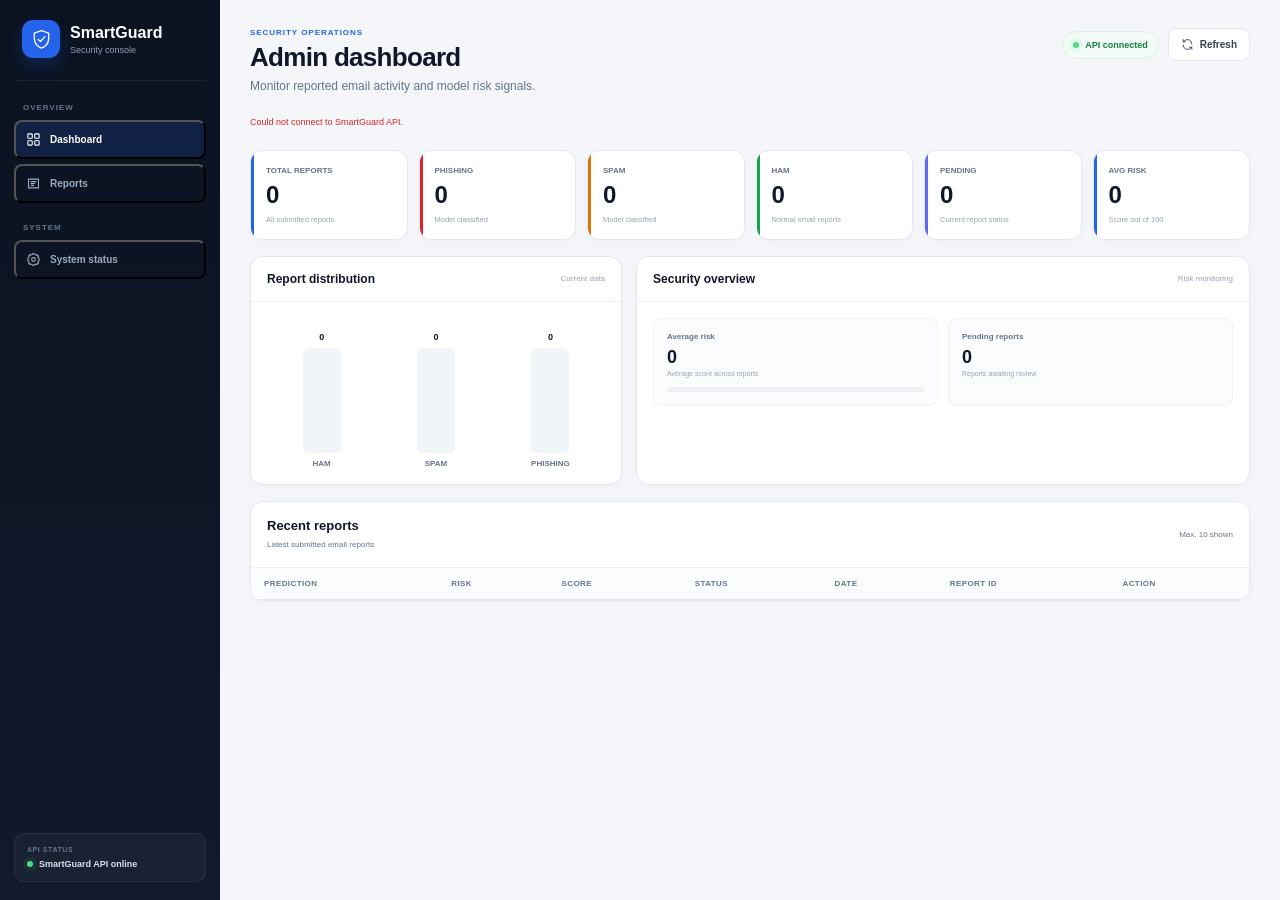
<file: admin/index.html>
<!DOCTYPE html>
<html lang="en">

<head>
    <meta charset="UTF-8">

    <meta
        name="viewport"
        content="width=device-width, initial-scale=1.0"
    >

    <title>SmartGuard Admin</title>

    <style>

        /* =========================================================
           SMARTGUARD ADMIN — UI
        ========================================================= */

        :root {
            --navy: #0b1220;
            --navy-2: #111c2f;

            --blue: #2563eb;
            --blue-dark: #1d4ed8;
            --blue-soft: #eff6ff;

            --green: #16a34a;
            --green-soft: #ecfdf5;

            --orange: #d97706;
            --orange-soft: #fff7ed;

            --red: #dc2626;
            --red-soft: #fef2f2;

            --white: #ffffff;

            --page: #f4f6fa;
            --text: #0f172a;
            --text-2: #334155;
            --muted: #64748b;
            --faint: #94a3b8;

            --line: #e2e8f0;
            --line-soft: #edf2f7;

            --shadow:
                0 8px 28px rgba(15, 23, 42, 0.05);
        }

        * {
            box-sizing: border-box;
        }

        html,
        body {
            margin: 0;
            padding: 0;
        }

        body {
            min-height: 100vh;

            font-family:
                Inter,
                "Segoe UI",
                Arial,
                sans-serif;

            background: var(--page);
            color: var(--text);
        }

        [hidden] {
            display: none !important;
        }

        button {
            font: inherit;
        }

        button {
            cursor: pointer;
        }

        /* =========================================================
           APP
        ========================================================= */

        .app {
            min-height: 100vh;

            display: grid;

            grid-template-columns: 220px 1fr;
        }

        /* =========================================================
           SIDEBAR
        ========================================================= */

        .sidebar {
            position: sticky;
            top: 0;

            height: 100vh;

            padding: 20px 14px;

            background:
                linear-gradient(
                    180deg,
                    var(--navy) 0%,
                    #101a2b 100%
                );

            color: white;
        }

        .sidebar-brand {
            display: flex;
            align-items: center;

            gap: 10px;

            padding:
                0 8px 22px;

            border-bottom:
                1px solid
                rgba(255,255,255,0.07);
        }

        .logo {
            width: 38px;
            height: 38px;

            display: flex;
            align-items: center;
            justify-content: center;

            flex: none;

            border-radius: 11px;

            background: var(--blue);

            box-shadow:
                0 7px 18px
                rgba(37,99,235,0.25);
        }

        .logo svg {
            width: 23px;
            height: 23px;

            fill: none;
            stroke: white;

            stroke-width: 1.8;

            stroke-linecap: round;
            stroke-linejoin: round;
        }

        .sidebar-brand h1 {
            margin: 0;

            font-size: 16px;
            font-weight: 800;
        }

        .sidebar-brand p {
            margin: 3px 0 0;

            color: #8e9db4;

            font-size: 9px;
        }

        .nav {
            padding-top: 22px;
        }

        .nav-label {
            margin:
                0 9px 8px;

            color: #64748b;

            font-size: 8px;
            font-weight: 800;

            letter-spacing: 0.12em;
        }

        .nav-item {
            display: flex;
            align-items: center;

            gap: 9px;

            width: 100%;

            padding:
                10px 10px;

            margin-bottom: 5px;

            border-radius: 8px;

            color: #9cabc0;

            background: transparent;

            font-size: 10px;
            font-weight: 650;

            text-align: left;

            transition:
                background 160ms ease,
                color 160ms ease,
                transform 160ms ease;
        }

        .nav-item svg {
            width: 15px;
            height: 15px;

            fill: none;
            stroke: currentColor;

            stroke-width: 1.7;

            stroke-linecap: round;
            stroke-linejoin: round;
        }

        .nav-item.active {
            background:
                rgba(37,99,235,0.17);

            color: white;
        }

        .nav-item:hover {
            color: white;

            background:
                rgba(255,255,255,0.05);

            transform:
                translateX(1px);
        }

        .sidebar-footer {
            position: absolute;

            left: 14px;
            right: 14px;
            bottom: 18px;

            padding: 12px;

            border:
                1px solid
                rgba(255,255,255,0.07);

            border-radius: 10px;

            background:
                rgba(255,255,255,0.035);
        }

        .sidebar-footer-label {
            color: #64748b;

            font-size: 7px;
            font-weight: 800;

            letter-spacing: 0.08em;
        }

        .sidebar-footer-status {
            display: flex;
            align-items: center;

            gap: 6px;

            margin-top: 6px;

            color: #d8e2ef;

            font-size: 9px;
            font-weight: 650;
        }

        .online-dot {
            width: 6px;
            height: 6px;

            border-radius: 50%;

            background: #4ade80;

            box-shadow:
                0 0 0 4px
                rgba(74,222,128,0.08);
        }

        /* =========================================================
           CONTENT
        ========================================================= */

        .content {
            min-width: 0;

            padding: 28px 30px 34px;
        }

        .topbar {
            display: flex;
            align-items: flex-start;
            justify-content: space-between;

            margin-bottom: 24px;
        }

        .page-kicker {
            margin-bottom: 6px;

            color: var(--blue);

            font-size: 8px;
            font-weight: 850;

            letter-spacing: 0.12em;
        }

        .topbar h2 {
            margin: 0;

            font-size: 26px;
            line-height: 1.1;

            font-weight: 850;

            letter-spacing: -0.7px;
        }

        .topbar p {
            margin:
                7px 0 0;

            color: var(--muted);

            font-size: 12px;
        }

        .topbar-actions {
            display: flex;
            align-items: center;

            gap: 9px;
        }

        .api-state {
            display: flex;
            align-items: center;
            gap: 6px;

            padding: 8px 10px;

            border:
                1px solid #dcefe4;

            border-radius: 20px;

            background: #f2fbf5;

            color: #15803d;

            font-size: 9px;
            font-weight: 750;
        }

        .refresh-btn {
            display: flex;
            align-items: center;
            gap: 6px;

            border: 1px solid var(--line);

            border-radius: 8px;

            padding:
                9px 12px;

            background: white;

            color: var(--text-2);

            font-size: 10px;
            font-weight: 750;

            transition:
                transform 160ms ease,
                box-shadow 160ms ease,
                background 160ms ease;
        }

        .refresh-btn:hover {
            background: #f8fafc;

            transform:
                translateY(-1px);

            box-shadow:
                0 6px 15px
                rgba(15,23,42,0.06);
        }

        .refresh-btn svg {
            width: 13px;
            height: 13px;

            fill: none;
            stroke: currentColor;

            stroke-width: 1.7;

            stroke-linecap: round;
            stroke-linejoin: round;
        }

        /* =========================================================
           STATUS
        ========================================================= */

        .status {
            min-height: 18px;

            margin-bottom: 15px;

            color: var(--muted);

            font-size: 9px;
        }

        .status.success {
            color: var(--green);
        }

        .status.error {
            color: var(--red);
        }

        /* =========================================================
           STAT CARDS
        ========================================================= */

        .stats-grid {
            display: grid;

            grid-template-columns:
                repeat(6, minmax(0, 1fr));

            gap: 11px;

            margin-bottom: 16px;
        }

        .stat-card {
            position: relative;

            min-width: 0;

            padding: 15px;

            overflow: hidden;

            border:
                1px solid var(--line);

            border-radius: 12px;

            background: white;

            box-shadow:
                0 3px 10px
                rgba(15,23,42,0.025);

            transition:
                transform 170ms ease,
                box-shadow 170ms ease;
        }

        .stat-card::before {
            content: "";

            position: absolute;

            left: 0;
            top: 0;
            bottom: 0;

            width: 3px;

            background: var(--blue);
        }

        .stat-card:nth-child(2)::before {
            background: var(--red);
        }

        .stat-card:nth-child(3)::before {
            background: var(--orange);
        }

        .stat-card:nth-child(4)::before {
            background: var(--green);
        }

        .stat-card:nth-child(5)::before {
            background: #6366f1;
        }

        .stat-card:nth-child(6)::before {
            background: var(--blue);
        }

        .stat-card:hover {
            transform:
                translateY(-2px);

            box-shadow:
                0 10px 22px
                rgba(15,23,42,0.055);
        }

        .stat-label {
            margin-bottom: 8px;

            color: var(--muted);

            font-size: 8px;
            font-weight: 700;
        }

        .stat-value {
            font-size: 24px;
            line-height: 1;

            font-weight: 850;

            letter-spacing: -0.5px;
        }

        .stat-meta {
            margin-top: 8px;

            color: var(--faint);

            font-size: 7.5px;
        }

        /* =========================================================
           OVERVIEW GRID
        ========================================================= */

        .overview-grid {
            display: grid;

            grid-template-columns:
                1fr 1.65fr;

            gap: 14px;

            margin-bottom: 16px;
        }

        .panel {
            border:
                1px solid var(--line);

            border-radius: 13px;

            background: white;

            box-shadow:
                0 3px 10px
                rgba(15,23,42,0.025);
        }

        .panel-header {
            display: flex;
            align-items: center;
            justify-content: space-between;

            padding:
                15px 16px;

            border-bottom:
                1px solid var(--line-soft);
        }

        .panel-header h3 {
            margin: 0;

            font-size: 12px;
            font-weight: 800;
        }

        .panel-header span {
            color: var(--faint);

            font-size: 8px;
        }

        .panel-body {
            padding: 16px;
        }

        /* =========================================================
           DISTRIBUTION
        ========================================================= */

        .distribution {
            display: flex;
            align-items: flex-end;

            gap: 17px;

            height: 150px;

            padding:
                8px 6px 0;
        }

        .bar-group {
            flex: 1;

            height: 100%;

            display: flex;
            flex-direction: column;

            align-items: center;
            justify-content: flex-end;

            gap: 6px;
        }

        .bar-value {
            color: var(--text);

            font-size: 9px;
            font-weight: 800;
        }

        .bar-track {
            width: 38px;
            height: 105px;

            display: flex;
            align-items: flex-end;

            overflow: hidden;

            border-radius:
                8px 8px 5px 5px;

            background:
                #f1f5f9;
        }

        .bar-fill {
            width: 100%;
            height: 0;

            border-radius:
                8px 8px 5px 5px;

            background: var(--blue);

            transition:
                height 850ms
                cubic-bezier(
                    0.22,
                    1,
                    0.36,
                    1
                );
        }

        .bar-fill.phishing {
            background: var(--red);
        }

        .bar-fill.spam {
            background: var(--orange);
        }

        .bar-fill.ham {
            background: var(--green);
        }

        .bar-label {
            color: var(--muted);

            font-size: 8px;
            font-weight: 700;
        }

        /* =========================================================
           SECURITY SUMMARY
        ========================================================= */

        .risk-summary {
            display: grid;

            grid-template-columns:
                1fr 1fr;

            gap: 10px;
        }

        .risk-item {
            padding: 13px;

            border:
                1px solid var(--line-soft);

            border-radius: 9px;

            background: #fbfcfe;
        }

        .risk-item-label {
            color: var(--muted);

            font-size: 8px;
            font-weight: 650;
        }

        .risk-item-value {
            margin-top: 7px;

            font-size: 18px;
            line-height: 1;

            font-weight: 850;
        }

        .risk-note {
            margin-top: 4px;

            color: var(--faint);

            font-size: 7px;
        }

        .mini-risk-meter {
            width: 100%;
            height: 5px;

            margin-top: 10px;

            overflow: hidden;

            border-radius: 20px;

            background: #edf1f6;
        }

        .mini-risk-fill {
            width: 0%;
            height: 100%;

            border-radius: inherit;

            background: var(--blue);

            transition:
                width 800ms ease-out;
        }

        /* =========================================================
           REPORTS
        ========================================================= */

        .reports-panel {
            overflow: hidden;
        }

        .reports-top {
            display: flex;

            align-items: center;
            justify-content: space-between;

            padding:
                16px;

            border-bottom:
                1px solid var(--line-soft);
        }

        .reports-top h3 {
            margin: 0;

            font-size: 13px;
            font-weight: 800;
        }

        .reports-top span {
            color: var(--muted);

            font-size: 8px;
        }

        .table-wrap {
            width: 100%;

            overflow-x: auto;
        }

        table {
            width: 100%;

            min-width: 850px;

            border-collapse: collapse;
        }

        th {
            padding:
                11px 13px;

            background: #fbfcfe;

            color: var(--muted);

            border-bottom:
                1px solid var(--line);

            font-size: 8px;
            font-weight: 800;

            text-align: left;

            text-transform: uppercase;

            letter-spacing: 0.05em;
        }

        td {
            padding:
                12px 13px;

            border-bottom:
                1px solid var(--line-soft);

            color: var(--text-2);

            font-size: 9px;
        }

        tbody tr {
            transition:
                background 140ms ease;
        }

        tbody tr:hover {
            background: #fbfdff;
        }

        tbody tr:last-child td {
            border-bottom: 0;
        }

        .badge {
            display: inline-flex;

            align-items: center;

            padding:
                4px 7px;

            border-radius: 5px;

            font-size: 7px;
            font-weight: 850;
        }

        .badge.phishing {
            background: var(--red-soft);
            color: #b91c1c;
        }

        .badge.spam {
            background: var(--orange-soft);
            color: #92400e;
        }

        .badge.ham {
            background: var(--green-soft);
            color: #166534;
        }

        .badge.pending {
            background: #eef2ff;
            color: #4338ca;
        }

        .score-cell {
            font-weight: 800;
        }

        .view-btn {
            border:
                1px solid #c9d8f8;

            border-radius: 6px;

            padding:
                5px 9px;

            background: var(--blue-soft);

            color: var(--blue);

            font-size: 8px;
            font-weight: 800;

            transition:
                background 140ms ease,
                transform 140ms ease;
        }

        .view-btn:hover {
            background: #e0ebff;

            transform:
                translateY(-1px);
        }

        .empty {
            padding: 35px !important;

            color: var(--muted);

            text-align: center;
        }

        /* =========================================================
           MODAL
        ========================================================= */

        .modal {
            position: fixed;

            inset: 0;

            z-index: 9999;

            display: flex;

            align-items: center;
            justify-content: center;

            padding: 22px;

            background:
                rgba(7, 13, 24, 0.54);

            backdrop-filter:
                blur(5px);

            animation:
                fadeIn 180ms ease-out;
        }

        .modal-content {
            width:
                min(900px, 100%);

            max-height:
                86vh;

            overflow: hidden;

            border-radius: 16px;

            background: white;

            box-shadow:
                0 30px 80px
                rgba(15,23,42,0.25);

            animation:
                modalIn 220ms ease-out;
        }

        .modal-header {
            display: flex;

            align-items: flex-start;
            justify-content: space-between;

            padding:
                18px 20px;

            border-bottom:
                1px solid var(--line);
        }

        .modal-kicker {
            margin-bottom: 4px;

            color: var(--blue);

            font-size: 7px;
            font-weight: 850;

            letter-spacing: 0.1em;
        }

        .modal-header h2 {
            margin: 0;

            font-size: 18px;
            font-weight: 850;
        }

        .modal-header p {
            margin: 5px 0 0;

            color: var(--muted);

            font-size: 8px;
        }

        .close-btn {
            width: 32px;
            height: 32px;

            display: flex;
            align-items: center;
            justify-content: center;

            border: 0;

            border-radius: 50%;

            background: #f1f5f9;

            color: var(--text-2);

            font-size: 20px;

            transition:
                background 140ms ease,
                transform 140ms ease;
        }

        .close-btn:hover {
            background: #e2e8f0;

            transform:
                rotate(4deg);
        }

        .modal-body {
            padding: 20px;

            overflow-y: auto;

            max-height:
                calc(86vh - 92px);
        }

        .modal-meta {
            display: grid;

            grid-template-columns:
                repeat(4, 1fr);

            gap: 9px;

            margin-bottom: 14px;
        }

        .meta-box {
            padding: 11px;

            border:
                1px solid var(--line);

            border-radius: 8px;

            background: #f8fafc;
        }

        .meta-label {
            display: block;

            color: var(--muted);

            font-size: 7px;
            font-weight: 800;

            text-transform: uppercase;
        }

        .meta-value {
            display: block;

            margin-top: 5px;

            color: var(--text);

            font-size: 10px;
            font-weight: 800;
        }

        .email-content-box {
            overflow: hidden;

            border:
                1px solid var(--line);

            border-radius: 10px;
        }

        .email-content-title {
            padding:
                10px 12px;

            border-bottom:
                1px solid var(--line);

            background: #f8fafc;

            color: var(--text-2);

            font-size: 8px;
            font-weight: 800;
        }

        #reportEmail {
            margin: 0;

            padding: 15px;

            max-height: 380px;

            overflow-y: auto;

            white-space: pre-wrap;

            word-break: break-word;

            color: var(--text-2);

            font-family:
                "Segoe UI",
                Arial,
                sans-serif;

            font-size: 10px;

            line-height: 1.65;

            background: white;
        }

        /* =========================================================
           ANIMATIONS
        ========================================================= */

        @keyframes fadeIn {
            from {
                opacity: 0;
            }

            to {
                opacity: 1;
            }
        }

        @keyframes modalIn {
            from {
                opacity: 0;

                transform:
                    translateY(12px)
                    scale(0.98);
            }

            to {
                opacity: 1;

                transform:
                    translateY(0)
                    scale(1);
            }
        }

        /* =========================================================
           RESPONSIVE
        ========================================================= */

        @media (max-width: 1150px) {

            .app {
                grid-template-columns:
                    190px 1fr;
            }

            .stats-grid {
                grid-template-columns:
                    repeat(3, 1fr);
            }

        }

        @media (max-width: 900px) {

            .app {
                display: block;
            }

            .sidebar {
                position: static;

                height: auto;

                padding: 12px 14px;
            }

            .sidebar-brand {
                padding-bottom: 12px;
            }

            .nav,
            .sidebar-footer {
                display: none;
            }

            .content {
                padding: 20px;
            }

            .overview-grid {
                grid-template-columns:
                    1fr;
            }

        }

        @media (max-width: 600px) {

            .topbar {
                flex-direction: column;

                gap: 15px;
            }

            .topbar-actions {
                width: 100%;

                justify-content:
                    space-between;
            }

            .stats-grid {
                grid-template-columns:
                    repeat(2, 1fr);
            }

            .modal-meta {
                grid-template-columns:
                    repeat(2, 1fr);
            }

        }

        /* =========================================================
           REDUCED MOTION
        ========================================================= */

        @media (
            prefers-reduced-motion: reduce
        ) {

            *,
            *::before,
            *::after {

                animation-duration:
                    0.01ms !important;

                animation-iteration-count:
                    1 !important;

                transition-duration:
                    0.01ms !important;
            }
        }

    </style>

</head>


<body>

<div class="app">


    <!-- =====================================================
         SIDEBAR
    ====================================================== -->

    <aside class="sidebar">

        <div class="sidebar-brand">

            <div class="logo">

                <svg
                    viewBox="0 0 32 32"
                    aria-hidden="true"
                >

                    <path
                        d="M16 3.5L26 7V14.2C26 20.3 22.3 25.4 16 28C9.7 25.4 6 20.3 6 14.2V7L16 3.5Z"
                    />

                    <path
                        d="M11.3 15.8L14.4 18.8L20.8 12"
                    />

                </svg>

            </div>


            <div>

                <h1>
                    SmartGuard
                </h1>

                <p>
                    Security console
                </p>

            </div>

        </div>


        <nav class="nav">

            <div class="nav-label">
                OVERVIEW
            </div>


            <button
                class="nav-item active"
                type="button"
            >

                <svg viewBox="0 0 24 24">
                    <rect
                        x="3"
                        y="3"
                        width="7"
                        height="7"
                        rx="1"
                    />
                    <rect
                        x="14"
                        y="3"
                        width="7"
                        height="7"
                        rx="1"
                    />
                    <rect
                        x="3"
                        y="14"
                        width="7"
                        height="7"
                        rx="1"
                    />
                    <rect
                        x="14"
                        y="14"
                        width="7"
                        height="7"
                        rx="1"
                    />
                </svg>

                Dashboard

            </button>


            <button
                class="nav-item"
                type="button"
            >

                <svg viewBox="0 0 24 24">
                    <path
                        d="M4 5H20V19H4Z"
                    />
                    <path
                        d="M8 9H16M8 12H14M8 15H12"
                    />
                </svg>

                Reports

            </button>


            <div
                class="nav-label"
                style="margin-top:20px;"
            >
                SYSTEM
            </div>


            <button
                class="nav-item"
                type="button"
            >

                <svg viewBox="0 0 24 24">
                    <circle
                        cx="12"
                        cy="12"
                        r="3"
                    />
                    <path
                        d="M19.4 15A1.7 1.7 0 0 0 19.7 17.1L20 17.4L17.4 20L17.1 19.7A1.7 1.7 0 0 0 15 19.4A1.7 1.7 0 0 0 14 21H10A1.7 1.7 0 0 0 9 19.4A1.7 1.7 0 0 0 6.9 19.7L6.6 20L4 17.4L4.3 17.1A1.7 1.7 0 0 0 4.6 15A1.7 1.7 0 0 0 3 14V10A1.7 1.7 0 0 0 4.6 9A1.7 1.7 0 0 0 4.3 6.9L4 6.6L6.6 4L6.9 4.3A1.7 1.7 0 0 0 9 4.6A1.7 1.7 0 0 0 10 3H14A1.7 1.7 0 0 0 15 4.6A1.7 1.7 0 0 0 17.1 4.3L17.4 4L20 6.6L19.7 6.9A1.7 1.7 0 0 0 19.4 9A1.7 1.7 0 0 0 21 10V14A1.7 1.7 0 0 0 19.4 15Z"
                    />
                </svg>

                System status

            </button>

        </nav>


        <div class="sidebar-footer">

            <div class="sidebar-footer-label">
                API STATUS
            </div>

            <div class="sidebar-footer-status">

                <span class="online-dot"></span>

                SmartGuard API online

            </div>

        </div>

    </aside>


    <!-- =====================================================
         MAIN CONTENT
    ====================================================== -->

    <main class="content">


        <!-- HEADER -->

        <header class="topbar">

            <div>

                <div class="page-kicker">
                    SECURITY OPERATIONS
                </div>

                <h2>
                    Admin dashboard
                </h2>

                <p>
                    Monitor reported email activity and model risk signals.
                </p>

            </div>


            <div class="topbar-actions">

                <div class="api-state">

                    <span class="online-dot"></span>

                    API connected

                </div>


                <button
                    id="refreshBtn"
                    class="refresh-btn"
                    type="button"
                >

                    <svg viewBox="0 0 24 24">

                        <path
                            d="M20 11A8 8 0 0 0 6.3 5.3L4 7"
                        />

                        <path
                            d="M4 3V7H8"
                        />

                        <path
                            d="M4 13A8 8 0 0 0 17.7 18.7L20 17"
                        />

                        <path
                            d="M20 21V17H16"
                        />

                    </svg>

                    Refresh

                </button>

            </div>

        </header>


        <!-- STATUS -->

        <div
            id="status"
            class="status"
            aria-live="polite"
        >
            Loading dashboard...
        </div>


        <!-- =================================================
             STATISTICS
        ================================================== -->

        <section class="stats-grid">


            <div class="stat-card">

                <div class="stat-label">
                    TOTAL REPORTS
                </div>

                <div
                    id="totalReports"
                    class="stat-value"
                >
                    0
                </div>

                <div class="stat-meta">
                    All submitted reports
                </div>

            </div>


            <div class="stat-card">

                <div class="stat-label">
                    PHISHING
                </div>

                <div
                    id="phishingReports"
                    class="stat-value"
                >
                    0
                </div>

                <div class="stat-meta">
                    Model classified
                </div>

            </div>


            <div class="stat-card">

                <div class="stat-label">
                    SPAM
                </div>

                <div
                    id="spamReports"
                    class="stat-value"
                >
                    0
                </div>

                <div class="stat-meta">
                    Model classified
                </div>

            </div>


            <div class="stat-card">

                <div class="stat-label">
                    HAM
                </div>

                <div
                    id="hamReports"
                    class="stat-value"
                >
                    0
                </div>

                <div class="stat-meta">
                    Normal email reports
                </div>

            </div>


            <div class="stat-card">

                <div class="stat-label">
                    PENDING
                </div>

                <div
                    id="pendingReports"
                    class="stat-value"
                >
                    0
                </div>

                <div class="stat-meta">
                    Current report status
                </div>

            </div>


            <div class="stat-card">

                <div class="stat-label">
                    AVG RISK
                </div>

                <div
                    id="averageRisk"
                    class="stat-value"
                >
                    0
                </div>

                <div class="stat-meta">
                    Score out of 100
                </div>

            </div>

        </section>


        <!-- =================================================
             OVERVIEW
        ================================================== -->

        <section class="overview-grid">


            <!-- DISTRIBUTION -->

            <div class="panel">

                <div class="panel-header">

                    <h3>
                        Report distribution
                    </h3>

                    <span>
                        Current data
                    </span>

                </div>


                <div class="panel-body">

                    <div class="distribution">


                        <div class="bar-group">

                            <div
                                id="hamBarValue"
                                class="bar-value"
                            >
                                0
                            </div>

                            <div class="bar-track">

                                <div
                                    id="hamBar"
                                    class="bar-fill ham"
                                ></div>

                            </div>

                            <div class="bar-label">
                                HAM
                            </div>

                        </div>


                        <div class="bar-group">

                            <div
                                id="spamBarValue"
                                class="bar-value"
                            >
                                0
                            </div>

                            <div class="bar-track">

                                <div
                                    id="spamBar"
                                    class="bar-fill spam"
                                ></div>

                            </div>

                            <div class="bar-label">
                                SPAM
                            </div>

                        </div>


                        <div class="bar-group">

                            <div
                                id="phishingBarValue"
                                class="bar-value"
                            >
                                0
                            </div>

                            <div class="bar-track">

                                <div
                                    id="phishingBar"
                                    class="bar-fill phishing"
                                ></div>

                            </div>

                            <div class="bar-label">
                                PHISHING
                            </div>

                        </div>


                    </div>

                </div>

            </div>


            <!-- RISK -->

            <div class="panel">

                <div class="panel-header">

                    <h3>
                        Security overview
                    </h3>

                    <span>
                        Risk monitoring
                    </span>

                </div>


                <div class="panel-body">

                    <div class="risk-summary">


                        <div class="risk-item">

                            <div class="risk-item-label">
                                Average risk
                            </div>

                            <div
                                id="overviewRisk"
                                class="risk-item-value"
                            >
                                0
                            </div>

                            <div class="risk-note">
                                Average score across reports
                            </div>

                            <div class="mini-risk-meter">

                                <div
                                    id="averageRiskFill"
                                    class="mini-risk-fill"
                                ></div>

                            </div>

                        </div>


                        <div class="risk-item">

                            <div class="risk-item-label">
                                Pending reports
                            </div>

                            <div
                                id="overviewPending"
                                class="risk-item-value"
                            >
                                0
                            </div>

                            <div class="risk-note">
                                Reports awaiting review
                            </div>

                        </div>


                    </div>

                </div>

            </div>


        </section>


        <!-- =================================================
             REPORT TABLE
        ================================================== -->

        <section class="panel reports-panel">

            <div class="reports-top">

                <div>

                    <h3>
                        Recent reports
                    </h3>

                    <span>
                        Latest submitted email reports
                    </span>

                </div>

                <span>
                    Max. 10 shown
                </span>

            </div>


            <div class="table-wrap">

                <table>

                    <thead>

                        <tr>

                            <th>
                                Prediction
                            </th>

                            <th>
                                Risk
                            </th>

                            <th>
                                Score
                            </th>

                            <th>
                                Status
                            </th>

                            <th>
                                Date
                            </th>

                            <th>
                                Report ID
                            </th>

                            <th>
                                Action
                            </th>

                        </tr>

                    </thead>


                    <tbody
                        id="reportsTable"
                    ></tbody>

                </table>

            </div>

        </section>


    </main>

</div>


<!-- =========================================================
     REPORT MODAL
========================================================= -->

<div
    id="reportModal"
    class="modal"
    hidden
    aria-hidden="true"
>

    <div
        class="modal-content"
        role="dialog"
        aria-modal="true"
        aria-labelledby="modalTitle"
    >

        <div class="modal-header">

            <div>

                <div class="modal-kicker">
                    REPORT DETAILS
                </div>

                <h2 id="modalTitle">
                    Reported email
                </h2>

                <p
                    id="reportDate"
                >
                    —
                </p>

            </div>


            <button
                id="closeBtn"
                class="close-btn"
                type="button"
                aria-label="Close"
            >
                ×
            </button>

        </div>


        <div class="modal-body">


            <div class="modal-meta">


                <div class="meta-box">

                    <span class="meta-label">
                        Prediction
                    </span>

                    <span
                        id="reportPrediction"
                        class="meta-value"
                    >
                        —
                    </span>

                </div>


                <div class="meta-box">

                    <span class="meta-label">
                        Risk
                    </span>

                    <span
                        id="reportRisk"
                        class="meta-value"
                    >
                        —
                    </span>

                </div>


                <div class="meta-box">

                    <span class="meta-label">
                        Score
                    </span>

                    <span
                        id="reportScore"
                        class="meta-value"
                    >
                        —
                    </span>

                </div>


                <div class="meta-box">

                    <span class="meta-label">
                        Status
                    </span>

                    <span
                        id="reportStatus"
                        class="meta-value"
                    >
                        —
                    </span>

                </div>


            </div>


            <div class="email-content-box">

                <div class="email-content-title">
                    Reported email content
                </div>

                <pre
                    id="reportEmail"
                ></pre>

            </div>

        </div>

    </div>

</div>


<script>

    // =====================================================
    // CONFIGURATION
    // =====================================================

    const API_URL =
        "http://127.0.0.1:5000";


    // =====================================================
    // DOM
    // =====================================================

    const statusElement =
        document.getElementById(
            "status"
        );

    const refreshBtn =
        document.getElementById(
            "refreshBtn"
        );

    const reportsTable =
        document.getElementById(
            "reportsTable"
        );

    const reportModal =
        document.getElementById(
            "reportModal"
        );

    const closeBtn =
        document.getElementById(
            "closeBtn"
        );


    // =====================================================
    // STATUS
    // =====================================================

    function setStatus(
        message,
        type = ""
    ) {

        statusElement.textContent =
            message;

        statusElement.className =
            `status ${type}`;

    }


    // =====================================================
    // DATE
    // =====================================================

    function formatDate(
        value
    ) {

        if (!value) {
            return "-";
        }

        const date =
            new Date(value);

        if (
            Number.isNaN(
                date.getTime()
            )
        ) {
            return "-";
        }

        return date.toLocaleString();

    }


    // =====================================================
    // BADGE
    // =====================================================

    function predictionBadge(
        prediction
    ) {

        const value =
            String(
                prediction || "UNKNOWN"
            ).toUpperCase();

        return `
            <span
                class="badge ${value.toLowerCase()}"
            >
                ${value}
            </span>
        `;

    }


    function statusBadge(
        status
    ) {

        const value =
            String(
                status || "UNKNOWN"
            ).toUpperCase();

        return `
            <span
                class="badge pending"
            >
                ${value}
            </span>
        `;

    }


    // =====================================================
    // BAR UPDATE
    // =====================================================

    function updateBars(
        ham,
        spam,
        phishing,
        total
    ) {

        const safeTotal =
            total > 0
                ? total
                : 1;


        const hamHeight =
            (ham / safeTotal) * 100;

        const spamHeight =
            (spam / safeTotal) * 100;

        const phishingHeight =
            (phishing / safeTotal) * 100;


        document.getElementById(
            "hamBarValue"
        ).textContent =
            ham;


        document.getElementById(
            "spamBarValue"
        ).textContent =
            spam;


        document.getElementById(
            "phishingBarValue"
        ).textContent =
            phishing;


        requestAnimationFrame(() => {

            document.getElementById(
                "hamBar"
            ).style.height =
                `${hamHeight}%`;


            document.getElementById(
                "spamBar"
            ).style.height =
                `${spamHeight}%`;


            document.getElementById(
                "phishingBar"
            ).style.height =
                `${phishingHeight}%`;

        });

    }


    // =====================================================
    // LOAD DASHBOARD
    // =====================================================

    async function loadDashboard() {

        setStatus(
            "Updating dashboard..."
        );


        try {

            const response =
                await fetch(
                    `${API_URL}/admin/stats`
                );


            const data =
                await response.json();


            if (!response.ok) {

                throw new Error(
                    data.error ||
                    "Dashboard request failed."
                );

            }


            const stats =
                data.stats || {};


            const total =
                Number(
                    stats.total_reports || 0
                );

            const phishing =
                Number(
                    stats.phishing_reports || 0
                );

            const spam =
                Number(
                    stats.spam_reports || 0
                );

            const ham =
                Number(
                    stats.ham_reports || 0
                );

            const pending =
                Number(
                    stats.pending_reports || 0
                );

            const averageRisk =
                Number(
                    stats.average_risk_score || 0
                );


            // -------------------------------------------------
            // MAIN CARDS
            // -------------------------------------------------

            document.getElementById(
                "totalReports"
            ).textContent =
                total;


            document.getElementById(
                "phishingReports"
            ).textContent =
                phishing;


            document.getElementById(
                "spamReports"
            ).textContent =
                spam;


            document.getElementById(
                "hamReports"
            ).textContent =
                ham;


            document.getElementById(
                "pendingReports"
            ).textContent =
                pending;


            document.getElementById(
                "averageRisk"
            ).textContent =
                averageRisk;


            // -------------------------------------------------
            // OVERVIEW
            // -------------------------------------------------

            document.getElementById(
                "overviewRisk"
            ).textContent =
                averageRisk;


            document.getElementById(
                "overviewPending"
            ).textContent =
                pending;


            document.getElementById(
                "averageRiskFill"
            ).style.width =
                `${Math.min(
                    averageRisk,
                    100
                )}%`;


            // -------------------------------------------------
            // DISTRIBUTION
            // -------------------------------------------------

            updateBars(
                ham,
                spam,
                phishing,
                total
            );


            // -------------------------------------------------
            // REPORT TABLE
            // -------------------------------------------------

            const reports =
                Array.isArray(
                    data.recent_reports
                )
                    ? data.recent_reports
                    : [];


            reportsTable.innerHTML =
                "";


            if (
                reports.length === 0
            ) {

                reportsTable.innerHTML = `

                    <tr>

                        <td
                            colspan="7"
                            class="empty"
                        >
                            No reports yet.
                        </td>

                    </tr>

                `;

            } else {


                reports.forEach(
                    report => {

                        const row =
                            document.createElement(
                                "tr"
                            );


                        const reportId =
                            String(
                                report.id || ""
                            );


                        const shortId =
                            reportId
                                ? `${reportId.substring(
                                    0,
                                    8
                                  )}...`
                                : "-";


                        row.innerHTML = `

                            <td>
                                ${predictionBadge(
                                    report.prediction
                                )}
                            </td>

                            <td>
                                ${report.risk_level || "-"}
                            </td>

                            <td
                                class="score-cell"
                            >
                                ${report.risk_score ?? 0}/100
                            </td>

                            <td>
                                ${statusBadge(
                                    report.status
                                )}
                            </td>

                            <td>
                                ${formatDate(
                                    report.created_at
                                )}
                            </td>

                            <td>
                                ${shortId}
                            </td>

                            <td>

                                <button
                                    class="view-btn"
                                    type="button"
                                >
                                    View
                                </button>

                            </td>

                        `;


                        const viewButton =
                            row.querySelector(
                                ".view-btn"
                            );


                        viewButton.addEventListener(
                            "click",
                            () => {

                                viewReport(
                                    reportId
                                );

                            }
                        );


                        reportsTable.appendChild(
                            row
                        );

                    }
                );

            }


            setStatus(
                "Dashboard updated successfully.",
                "success"
            );


        } catch (error) {

            console.error(
                error
            );


            setStatus(
                "Could not connect to SmartGuard API.",
                "error"
            );

        }

    }


    // =====================================================
    // VIEW REPORT
    // =====================================================

    async function viewReport(
        reportId
    ) {

        if (!reportId) {

            setStatus(
                "Invalid report ID.",
                "error"
            );

            return;

        }


        try {

            const response =
                await fetch(
                    `${API_URL}/reports/${encodeURIComponent(
                        reportId
                    )}`
                );


            const data =
                await response.json();


            if (!response.ok) {

                throw new Error(
                    data.error ||
                    "Could not load report."
                );

            }


            const report =
                data.report;


            document.getElementById(
                "reportPrediction"
            ).textContent =
                report.prediction || "-";


            document.getElementById(
                "reportRisk"
            ).textContent =
                report.risk_level || "-";


            document.getElementById(
                "reportScore"
            ).textContent =
                `${report.risk_score ?? 0}/100`;


            document.getElementById(
                "reportStatus"
            ).textContent =
                report.status || "-";


            document.getElementById(
                "reportDate"
            ).textContent =
                formatDate(
                    report.created_at
                );


            document.getElementById(
                "reportEmail"
            ).textContent =
                report.email_text ||
                "No email content available.";


            reportModal.hidden =
                false;

            reportModal.setAttribute(
                "aria-hidden",
                "false"
            );

        } catch (error) {

            console.error(
                error
            );


            setStatus(
                "Could not load the reported email.",
                "error"
            );

        }

    }


    // =====================================================
    // CLOSE MODAL
    // =====================================================

    function closeReport() {

        reportModal.hidden =
            true;

        reportModal.setAttribute(
            "aria-hidden",
            "true"
        );

    }


    closeBtn.addEventListener(
        "click",
        closeReport
    );


    reportModal.addEventListener(
        "click",
        event => {

            if (
                event.target ===
                reportModal
            ) {

                closeReport();

            }

        }
    );


    document.addEventListener(
        "keydown",
        event => {

            if (
                event.key === "Escape" &&
                !reportModal.hidden
            ) {

                closeReport();

            }

        }
    );


    // =====================================================
    // REFRESH
    // =====================================================

    refreshBtn.addEventListener(
        "click",
        loadDashboard
    );


    // =====================================================
    // INITIAL LOAD
    // =====================================================

    loadDashboard();

</script>

</body>

</html>
</file>
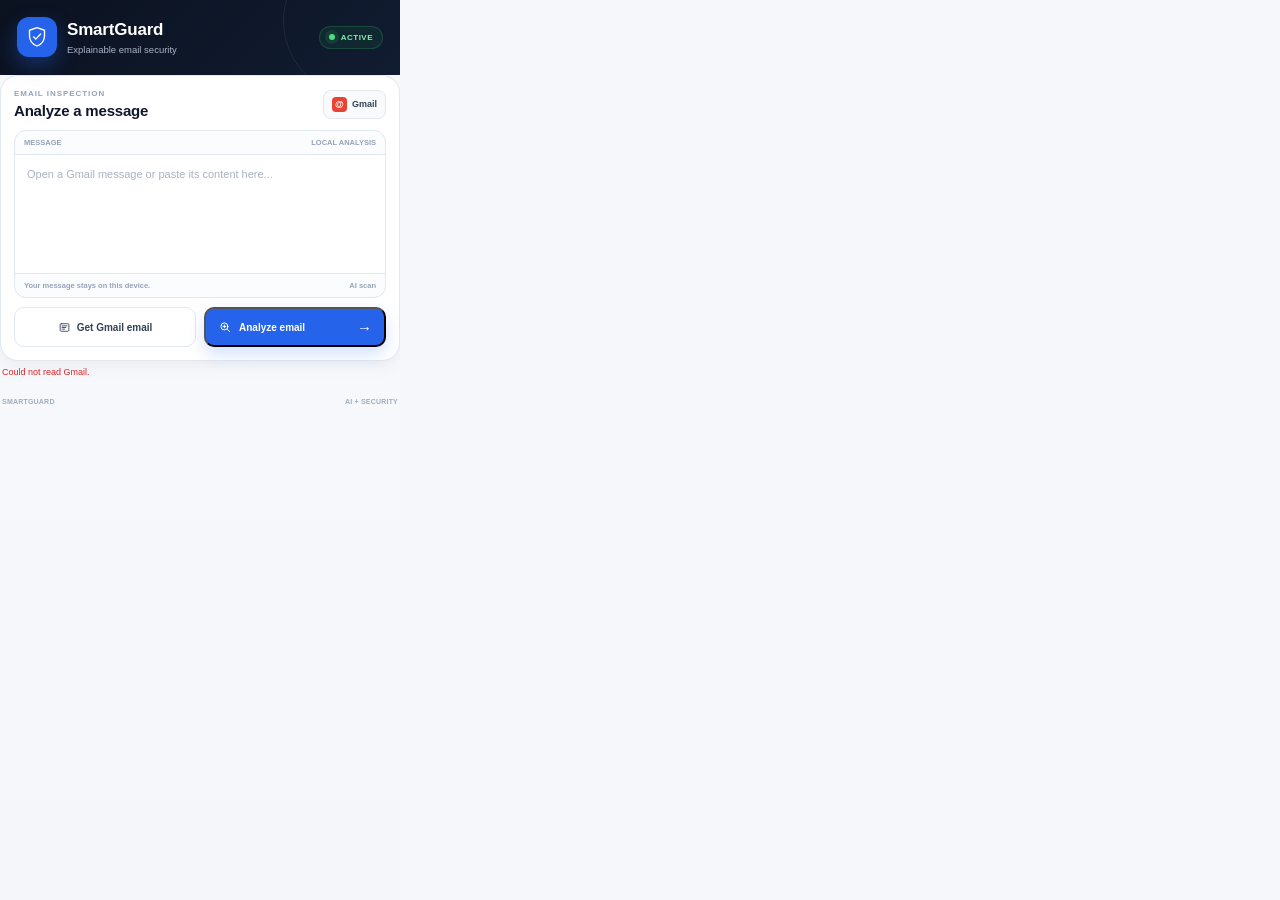
<file: extension/popup.html>
<!DOCTYPE html>
<html lang="en">

<head>
    <meta charset="UTF-8">

    <meta
        name="viewport"
        content="width=device-width, initial-scale=1.0"
    >

    <title>SmartGuard</title>

    <link
        rel="stylesheet"
        href="popup.css"
    >
</head>

<body>

<div class="popup">

    <!-- =========================================
         HEADER
    ========================================== -->

    <header class="header">

        <div class="brand">

            <div class="brand-logo">
                <svg
                    viewBox="0 0 32 32"
                    aria-hidden="true"
                >
                    <path
                        d="M16 3.5L26 7V14.2C26 20.3 22.3 25.4 16 28C9.7 25.4 6 20.3 6 14.2V7L16 3.5Z"
                    />
                    <path
                        d="M11.3 15.8L14.4 18.8L20.8 12"
                    />
                </svg>
            </div>

            <div class="brand-info">

                <h1>
                    SmartGuard
                </h1>

                <p>
                    Explainable email security
                </p>

            </div>

        </div>


        <div class="status-pill">

            <span class="status-dot"></span>

            <span>
                ACTIVE
            </span>

        </div>

    </header>


    <!-- =========================================
         EMAIL AREA
    ========================================== -->

    <section class="email-area">

        <div class="section-top">

            <div>

                <span class="eyebrow">
                    EMAIL INSPECTION
                </span>

                <h2>
                    Analyze a message
                </h2>

            </div>


            <div class="source-badge">

                <span class="source-icon">
                    @
                </span>

                Gmail

            </div>

        </div>


        <div class="email-box">

            <div class="email-toolbar">

                <span>
                    MESSAGE
                </span>

                <span>
                    LOCAL ANALYSIS
                </span>

            </div>


            <textarea
                id="emailText"
                placeholder="Open a Gmail message or paste its content here..."
                spellcheck="false"
            ></textarea>


            <div class="email-footer">

                <span class="privacy-note">
                    Your message stays on this device.
                </span>

                <span>
                    AI scan
                </span>

            </div>

        </div>


        <div class="action-row">

            <button
                id="getEmailBtn"
                class="secondary-button"
                type="button"
            >

                <svg
                    viewBox="0 0 24 24"
                    aria-hidden="true"
                >
                    <rect
                        x="4"
                        y="5"
                        width="16"
                        height="14"
                        rx="2"
                    />

                    <path
                        d="M7.5 9H16.5"
                    />

                    <path
                        d="M7.5 12H14.5"
                    />

                    <path
                        d="M7.5 15H12"
                    />
                </svg>

                Get Gmail email

            </button>


            <button
                id="analyzeBtn"
                class="scan-button"
                type="button"
            >

                <span class="scan-icon">
                    <svg
                        viewBox="0 0 24 24"
                        aria-hidden="true"
                    >
                        <circle
                            cx="11"
                            cy="11"
                            r="6"
                        />

                        <path
                            d="M16 16L20 20"
                        />

                        <path
                            d="M8.5 11H13.5"
                        />

                        <path
                            d="M11 8.5V13.5"
                        />
                    </svg>
                </span>

                <span class="scan-label">
                    Analyze email
                </span>

                <span class="scan-arrow">
                    →
                </span>

            </button>

        </div>

    </section>


    <!-- =========================================
         STATUS
    ========================================== -->

    <div
        id="status"
        class="status-message"
        aria-live="polite"
    ></div>


    <!-- =========================================
         RESULT
    ========================================== -->

    <section
        id="result"
        class="result"
        hidden
    >


        <!-- =====================================
             RESULT HEADER
        ====================================== -->

        <div class="result-hero">

            <div class="result-hero-top">

                <div class="result-heading">

                    <span class="eyebrow">
                        SECURITY RESULT
                    </span>

                    <div class="prediction-line">

                        <span
                            id="riskIndicator"
                            class="risk-indicator"
                        ></span>

                        <h2 id="prediction">
                            —
                        </h2>

                    </div>

                </div>


                <div class="score-area">

                    <div class="score-circle">

                        <div class="score-inner">

                            <strong id="riskScore">
                                0
                            </strong>

                            <span>
                                /100
                            </span>

                        </div>

                    </div>

                </div>

            </div>


            <div class="risk-summary">

                <div>

                    <span class="summary-label">
                        RISK LEVEL
                    </span>

                    <strong id="riskLevel">
                        —
                    </strong>

                </div>


                <div class="analysis-state">

                    <span class="checkmark">
                        ✓
                    </span>

                    <span>
                        Analysis complete
                    </span>

                </div>

            </div>


            <div class="risk-progress">

                <div
                    id="scoreFill"
                    class="risk-progress-fill"
                ></div>

            </div>


            <p class="result-description">
                SmartGuard combines machine-learning
                evidence with security indicators.
            </p>

        </div>


        <!-- =====================================
             AI EVIDENCE
        ====================================== -->

        <div class="evidence-section">

            <div class="section-title-row">

                <div class="section-title">

                    <span class="section-index">
                        01
                    </span>

                    <div>

                        <h3>
                            AI evidence
                        </h3>

                        <p>
                            Features influencing the prediction
                        </p>

                    </div>

                </div>


                <span class="section-label">
                    ML MODEL
                </span>

            </div>


            <ul
                id="mlFeatures"
                class="evidence-list"
            ></ul>

        </div>


        <!-- =====================================
             SECURITY INDICATORS
        ====================================== -->

        <div class="evidence-section">

            <div class="section-title-row">

                <div class="section-title">

                    <span class="section-index">
                        02
                    </span>

                    <div>

                        <h3>
                            Security indicators
                        </h3>

                        <p>
                            Rule-based security signals
                        </p>

                    </div>

                </div>


                <span class="section-label security-label">
                    SECURITY
                </span>

            </div>


            <ul
                id="securityFindings"
                class="evidence-list"
            ></ul>

        </div>


        <!-- =====================================
             MODEL ASSESSMENT
        ====================================== -->

        <div class="evidence-section">

            <div class="section-title-row">

                <div class="section-title">

                    <span class="section-index">
                        03
                    </span>

                    <div>

                        <h3>
                            Model assessment
                        </h3>

                        <p>
                            Classification probabilities
                        </p>

                    </div>

                </div>


                <span class="section-label">
                    CONFIDENCE
                </span>

            </div>


            <div
                id="probabilities"
                class="probability-list"
            ></div>

        </div>


        <!-- =====================================
             REPORT
        ====================================== -->

        <button
            id="reportBtn"
            class="report-button"
            type="button"
        >

            <span class="report-left">

                <span class="report-symbol">
                    !
                </span>

                <span>
                    Report this email
                </span>

            </span>


            <span class="report-arrow">
                →
            </span>

        </button>

    </section>


    <!-- =========================================
         FOOTER
    ========================================== -->

    <footer class="footer">

        <span>
            SMARTGUARD
        </span>

        <span>
            AI + SECURITY
        </span>

    </footer>

</div>


<script src="popup.js"></script>

</body>

</html>
</file>
<file: extension/popup.css>
/* =========================================================
   SMARTGUARD
   Modern Security Scanner UI
   ========================================================= */

:root {
    --navy: #0b1220;
    --navy-2: #111c31;

    --blue: #2563eb;
    --blue-2: #1d4ed8;
    --blue-soft: #eff6ff;

    --green: #16a34a;
    --green-soft: #ecfdf5;

    --yellow: #d97706;
    --yellow-soft: #fff7ed;

    --red: #dc2626;
    --red-soft: #fef2f2;

    --white: #ffffff;
    --page: #f5f7fb;

    --text: #0f172a;
    --text-2: #334155;
    --muted: #64748b;
    --faint: #94a3b8;

    --border: #e2e8f0;

    --radius: 18px;
    --radius-sm: 11px;
}


/* =========================================================
   RESET
   ========================================================= */

* {
    box-sizing: border-box;
}

html,
body {
    width: 400px;
    min-width: 400px;
    margin: 0;
    padding: 0;

    overflow: hidden;

    background: var(--page);
}

body {
    font-family:
        Inter,
        "Segoe UI",
        Arial,
        sans-serif;

    color: var(--text);
}

button,
textarea {
    font-family: inherit;
}

button {
    cursor: pointer;
}

button:disabled {
    cursor: not-allowed;
    opacity: 0.65;
}

[hidden] {
    display: none !important;
}


/* =========================================================
   OUTER POPUP
   ========================================================= */

.popup {
    width: 400px;
    min-height: 100vh;

    overflow: hidden;

    background:
        linear-gradient(
            180deg,
            #f8fafc 0%,
            #f4f6fa 100%
        );

    animation:
        popupEnter 240ms ease-out;
}


/* =========================================================
   HEADER
   ========================================================= */

.header {
    position: relative;

    display: flex;
    align-items: center;
    justify-content: space-between;

    padding: 17px 17px 18px;

    background:
        linear-gradient(
            135deg,
            var(--navy) 0%,
            var(--navy-2) 100%
        );

    color: white;
}

.header::after {
    content: "";

    position: absolute;

    right: -35px;
    top: -55px;

    width: 150px;
    height: 150px;

    border: 1px solid
        rgba(255,255,255,0.07);

    border-radius: 50%;
}

.brand {
    display: flex;
    align-items: center;
    gap: 10px;

    position: relative;
    z-index: 1;
}

.brand-logo {
    width: 40px;
    height: 40px;

    display: flex;
    align-items: center;
    justify-content: center;

    border-radius: 12px;

    background: #2563eb;

    box-shadow:
        0 8px 20px
        rgba(37,99,235,0.35);
}

.brand-logo svg {
    width: 24px;
    height: 24px;

    fill: none;

    stroke: white;
    stroke-width: 1.8;

    stroke-linecap: round;
    stroke-linejoin: round;
}

.brand-info h1 {
    margin: 0;

    font-size: 17px;
    font-weight: 800;

    letter-spacing: -0.2px;
}

.brand-info p {
    margin: 4px 0 0;

    color: #a8b4c8;

    font-size: 9.5px;
}

.status-pill {
    position: relative;
    z-index: 1;

    display: flex;
    align-items: center;
    gap: 6px;

    padding: 6px 9px;

    border:
        1px solid
        rgba(74,222,128,0.18);

    border-radius: 20px;

    background:
        rgba(22,163,74,0.10);

    color: #86efac;

    font-size: 8px;
    font-weight: 800;

    letter-spacing: 0.06em;
}

.status-dot {
    width: 6px;
    height: 6px;

    border-radius: 50%;

    background: #4ade80;

    box-shadow:
        0 0 0 4px
        rgba(74,222,128,0.10);

    animation:
        livePulse 2s infinite;
}


/* =========================================================
   MAIN AREA
   ========================================================= */

main {
    padding: 14px 14px 0;
}


/* =========================================================
   EMAIL WORKSPACE
   ========================================================= */

.email-area {
    padding: 13px;

    border:
        1px solid var(--border);

    border-radius: var(--radius);

    background: white;

    box-shadow:
        0 5px 18px
        rgba(15,23,42,0.055);
}

.section-top {
    display: flex;
    align-items: center;
    justify-content: space-between;

    margin-bottom: 11px;
}

.eyebrow {
    display: block;

    margin-bottom: 4px;

    color: #94a3b8;

    font-size: 8px;
    font-weight: 850;

    letter-spacing: 0.12em;
}

.section-top h2 {
    margin: 0;

    font-size: 15px;
    font-weight: 800;

    letter-spacing: -0.2px;
}

.source-badge {
    display: inline-flex;
    align-items: center;
    gap: 5px;

    padding: 6px 8px;

    border:
        1px solid var(--border);

    border-radius: 8px;

    background: #f8fafc;

    color: var(--text-2);

    font-size: 9px;
    font-weight: 700;
}

.source-icon {
    display: flex;
    align-items: center;
    justify-content: center;

    width: 15px;
    height: 15px;

    border-radius: 4px;

    background: #ea4335;

    color: white;

    font-size: 9px;
    font-weight: 800;
}


/* =========================================================
   EMAIL BOX
   ========================================================= */

.email-box {
    overflow: hidden;

    border:
        1px solid var(--border);

    border-radius: 12px;

    background: #fbfcfe;

    transition:
        border-color 180ms ease,
        box-shadow 180ms ease;
}

.email-box:focus-within {
    border-color: #9bb8f3;

    box-shadow:
        0 0 0 3px
        rgba(37,99,235,0.08);
}

.email-toolbar,
.email-footer {
    display: flex;
    align-items: center;
    justify-content: space-between;

    padding: 7px 9px;

    color: #94a3b8;

    font-size: 7.5px;
    font-weight: 750;
}

.email-toolbar {
    border-bottom:
        1px solid var(--border);
}

.email-footer {
    border-top:
        1px solid var(--border);

    font-weight: 600;

    letter-spacing: 0;
}

textarea {
    display: block;

    width: 100%;
    height: 118px;

    padding: 11px 12px;

    resize: none;

    border: 0;
    outline: 0;

    background: white;

    color: var(--text-2);

    font-size: 11px;
    line-height: 1.55;
}

textarea::placeholder {
    color: #a8b3c2;
}

.privacy-note {
    max-width: 230px;
}


/* =========================================================
   ACTION BUTTONS
   ========================================================= */

.action-row {
    display: grid;

    grid-template-columns:
        1fr 1fr;

    gap: 8px;

    margin-top: 9px;
}

.secondary-button,
.scan-button {
    min-height: 40px;

    border-radius: 10px;

    font-size: 10px;
    font-weight: 750;

    transition:
        transform 160ms ease,
        box-shadow 160ms ease,
        background 160ms ease,
        border-color 160ms ease;
}

.secondary-button {
    display: flex;
    align-items: center;
    justify-content: center;
    gap: 6px;

    border:
        1px solid var(--border);

    background: white;

    color: var(--text-2);
}

.secondary-button svg {
    width: 13px;
    height: 13px;

    fill: none;
    stroke: currentColor;

    stroke-width: 1.6;

    stroke-linecap: round;
    stroke-linejoin: round;
}

.secondary-button:hover {
    background: #f8fafc;

    border-color: #cbd5e1;

    transform:
        translateY(-1px);
}

.scan-button {
    position: relative;

    display: flex;
    align-items: center;
    justify-content: space-between;

    padding: 0 12px;

    overflow: hidden;

    background: var(--blue);

    color: white;

    box-shadow:
        0 7px 16px
        rgba(37,99,235,0.20);
}

.scan-button:hover {
    background: var(--blue-2);

    transform:
        translateY(-2px);

    box-shadow:
        0 10px 21px
        rgba(37,99,235,0.25);
}

.scan-icon {
    display: flex;
    align-items: center;
}

.scan-icon svg {
    width: 14px;
    height: 14px;

    fill: none;
    stroke: white;

    stroke-width: 1.7;

    stroke-linecap: round;
    stroke-linejoin: round;
}

.scan-label {
    flex: 1;

    text-align: left;

    margin-left: 7px;
}

.scan-arrow {
    font-size: 15px;

    transition:
        transform 160ms ease;
}

.scan-button:hover .scan-arrow {
    transform:
        translateX(3px);
}


/* =========================================================
   STATUS
   ========================================================= */

.status-message {
    min-height: 17px;

    margin:
        6px 2px 5px;

    color: var(--muted);

    font-size: 9px;
}

.status-message.success {
    color: var(--green);
}

.status-message.error {
    color: var(--red);
}


/* =========================================================
   RESULT
   ========================================================= */

.result {
    display: flex;
    flex-direction: column;

    gap: 8px;

    animation:
        resultEnter 300ms ease-out;
}


/* =========================================================
   HERO RESULT
   ========================================================= */

.result-hero {
    position: relative;

    padding: 15px;

    overflow: hidden;

    border-radius: var(--radius);

    background:
        linear-gradient(
            145deg,
            #0f172a 0%,
            #16213a 100%
        );

    color: white;

    box-shadow:
        0 8px 22px
        rgba(15,23,42,0.14);
}

.result-hero::before {
    content: "";

    position: absolute;

    width: 170px;
    height: 170px;

    right: -75px;
    top: -85px;

    border:
        1px solid
        rgba(255,255,255,0.07);

    border-radius: 50%;
}

.result-hero-top {
    position: relative;
    z-index: 1;

    display: flex;
    align-items: flex-start;
    justify-content: space-between;
}

.result-heading .eyebrow {
    color: #8fa0bb;
}

.prediction-line {
    display: flex;
    align-items: center;

    gap: 8px;
}

.prediction-line h2 {
    margin: 0;

    font-size: 23px;
    line-height: 1;

    font-weight: 850;

    letter-spacing: -0.5px;
}

.risk-indicator {
    width: 9px;
    height: 9px;

    border-radius: 50%;

    background: #94a3b8;

    box-shadow:
        0 0 0 4px
        rgba(255,255,255,0.05);
}

.risk-indicator.low {
    background: #4ade80;
}

.risk-indicator.medium {
    background: #f59e0b;
}

.risk-indicator.high,
.risk-indicator.critical {
    background: #f87171;
}

.score-area {
    position: relative;

    width: 76px;
    height: 76px;
}

.score-circle {
    width: 76px;
    height: 76px;

    display: flex;
    align-items: center;
    justify-content: center;

    border-radius: 50%;

    background:
        conic-gradient(
            #3b82f6 0deg,
            #3b82f6 0deg,
            rgba(255,255,255,0.09) 0deg,
            rgba(255,255,255,0.09) 360deg
        );

    transition:
        background 700ms ease;
}

.score-inner {
    width: 62px;
    height: 62px;

    display: flex;
    align-items: center;
    justify-content: center;
    flex-direction: column;

    border-radius: 50%;

    background: #111c31;
}

.risk-number {
    font-size: 20px;
    line-height: 1;

    font-weight: 850;
}

.risk-number + span,
.score-inner span {
    margin-top: 2px;

    color: #91a0b7;

    font-size: 7px;
    font-weight: 700;
}

.risk-summary {
    position: relative;
    z-index: 1;

    display: flex;
    align-items: center;
    justify-content: space-between;

    margin-top: 10px;
}

.summary-label {
    display: block;

    margin-bottom: 2px;

    color: #8392aa;

    font-size: 7px;
    font-weight: 800;

    letter-spacing: 0.08em;
}

.risk-summary strong {
    font-size: 10px;

    text-transform: uppercase;
}

.analysis-state {
    display: flex;
    align-items: center;
    gap: 5px;

    color: #9fb0c7;

    font-size: 8px;
}

.checkmark {
    width: 16px;
    height: 16px;

    display: flex;
    align-items: center;
    justify-content: center;

    border-radius: 50%;

    background:
        rgba(74,222,128,0.12);

    color: #4ade80;

    font-size: 8px;
}

.risk-progress {
    position: relative;
    z-index: 1;

    width: 100%;
    height: 5px;

    margin-top: 11px;

    overflow: hidden;

    border-radius: 20px;

    background:
        rgba(255,255,255,0.09);
}

.risk-progress-fill {
    width: 0%;

    height: 100%;

    border-radius: inherit;

    background: #22c55e;

    transition:
        width 800ms
        cubic-bezier(
            0.22,
            1,
            0.36,
            1
        ),
        background 200ms ease;
}

.result-description {
    position: relative;
    z-index: 1;

    margin: 9px 0 0;

    color: #8fa0b7;

    font-size: 8px;
    line-height: 1.4;
}


/* =========================================================
   EVIDENCE SECTIONS
   ========================================================= */

.evidence-section {
    padding: 12px 13px;

    border:
        1px solid var(--border);

    border-radius: 13px;

    background: white;

    box-shadow:
        0 2px 8px
        rgba(15,23,42,0.025);

    transition:
        transform 160ms ease,
        box-shadow 160ms ease;
}

.evidence-section:hover {
    transform:
        translateY(-1px);

    box-shadow:
        0 7px 16px
        rgba(15,23,42,0.05);
}

.section-title-row {
    display: flex;
    align-items: center;
    justify-content: space-between;

    margin-bottom: 9px;
}

.section-title {
    display: flex;
    align-items: center;

    gap: 7px;
}

.section-index {
    width: 22px;
    height: 22px;

    display: flex;
    align-items: center;
    justify-content: center;

    border-radius: 7px;

    background: var(--blue-soft);

    color: var(--blue);

    font-size: 7px;
    font-weight: 850;
}

.section-title h3 {
    margin: 0;

    font-size: 10.5px;
    line-height: 1.2;

    font-weight: 800;
}

.section-title p {
    margin: 2px 0 0;

    color: var(--faint);

    font-size: 7.5px;
}

.section-label {
    padding: 4px 6px;

    border-radius: 5px;

    background: #f8fafc;

    color: var(--muted);

    font-size: 7px;
    font-weight: 800;

    letter-spacing: 0.04em;
}

.security-label {
    color: var(--yellow);

    background:
        var(--yellow-soft);
}


/* =========================================================
   EVIDENCE LIST
   ========================================================= */

.evidence-list {
    display: flex;

    flex-direction: column;

    gap: 4px;

    margin: 0;
    padding: 0;
}

.evidence-list li {
    display: flex;
    align-items: center;

    position: relative;

    min-height: 22px;

    padding: 5px 8px 5px 17px;

    list-style: none;

    border-radius: 7px;

    background: #f8fafc;

    color: var(--text-2);

    font-size: 8.5px;

    animation:
        evidenceIn 250ms ease-out both;
}

.evidence-list li::before {
    content: "";

    position: absolute;

    left: 8px;

    width: 4px;
    height: 4px;

    border-radius: 50%;

    background: var(--blue);
}


/* =========================================================
   PROBABILITIES
   ========================================================= */

.probability-list {
    display: flex;
    flex-direction: column;

    gap: 8px;
}

.probability-row {
    animation:
        evidenceIn 240ms ease-out both;
}

.probability-label {
    display: flex;
    justify-content: space-between;

    margin-bottom: 4px;

    color: var(--text-2);

    font-size: 8px;
    font-weight: 650;
}

.probability-bar {
    width: 100%;
    height: 5px;

    overflow: hidden;

    border-radius: 20px;

    background: #edf1f6;
}

.probability-fill {
    height: 100%;

    width: 0%;

    border-radius: inherit;

    background: var(--blue);

    transform-origin: left;

    animation:
        probabilityGrow 650ms ease-out forwards;
}


/* =========================================================
   REPORT BUTTON
   ========================================================= */

.report-button {
    display: flex;

    align-items: center;
    justify-content: space-between;

    width: 100%;
    min-height: 40px;

    margin-top: 1px;

    padding: 0 12px;

    border:
        1px solid #fecaca;

    border-radius: 10px;

    background: #fff7f7;

    color: var(--red);

    font-size: 10px;
    font-weight: 800;

    transition:
        transform 160ms ease,
        background 160ms ease,
        border-color 160ms ease;
}

.report-left {
    display: flex;
    align-items: center;

    gap: 7px;
}

.report-symbol {
    width: 18px;
    height: 18px;

    display: flex;
    align-items: center;
    justify-content: center;

    border-radius: 6px;

    background: var(--red);

    color: white;

    font-size: 10px;
    font-weight: 900;
}

.report-arrow {
    font-size: 15px;

    transition:
        transform 160ms ease;
}

.report-button:hover {
    background: #fee2e2;

    border-color:
        #fca5a5;

    transform:
        translateY(-1px);
}

.report-button:hover
.report-arrow {
    transform:
        translateX(3px);
}


/* =========================================================
   FOOTER
   ========================================================= */

.footer {
    display: flex;
    justify-content: space-between;

    padding:
        9px 2px 12px;

    color: #a0adbd;

    font-size: 7px;

    font-weight: 700;

    letter-spacing: 0.03em;
}


/* =========================================================
   LOADING
   ========================================================= */

.scan-button.loading {
    pointer-events: none;
}

.scan-button.loading
.scan-icon {
    animation:
        scannerSpin 900ms linear infinite;
}

.scan-button.loading
.scan-arrow {
    display: none;
}

.scan-button.loading::after {
    content: "";

    width: 12px;
    height: 12px;

    margin-left: auto;

    border:
        2px solid
        rgba(255,255,255,0.30);

    border-top-color: white;

    border-radius: 50%;

    animation:
        spin 650ms linear infinite;
}


/* =========================================================
   ANIMATIONS
   ========================================================= */

@keyframes popupEnter {
    from {
        opacity: 0;
        transform: translateY(6px);
    }

    to {
        opacity: 1;
        transform: translateY(0);
    }
}

@keyframes resultEnter {
    from {
        opacity: 0;
        transform: translateY(10px);
    }

    to {
        opacity: 1;
        transform: translateY(0);
    }
}

@keyframes livePulse {
    0% {
        box-shadow:
            0 0 0 0
            rgba(74,222,128,0.22);
    }

    70% {
        box-shadow:
            0 0 0 5px
            rgba(74,222,128,0);
    }

    100% {
        box-shadow:
            0 0 0 0
            rgba(74,222,128,0);
    }
}

@keyframes evidenceIn {
    from {
        opacity: 0;
        transform: translateX(-5px);
    }

    to {
        opacity: 1;
        transform: translateX(0);
    }
}

@keyframes probabilityGrow {
    from {
        transform: scaleX(0);
    }

    to {
        transform: scaleX(1);
    }
}

@keyframes spin {
    to {
        transform: rotate(360deg);
    }
}

@keyframes scannerSpin {
    to {
        transform: rotate(360deg);
    }
}


/* =========================================================
   ACCESSIBILITY
   ========================================================= */

button:focus-visible,
textarea:focus-visible {
    outline:
        3px solid
        rgba(37,99,235,0.18);

    outline-offset: 2px;
}


/* =========================================================
   REDUCED MOTION
   ========================================================= */

@media (
    prefers-reduced-motion: reduce
) {

    *,
    *::before,
    *::after {

        animation-duration:
            0.01ms !important;

        animation-iteration-count:
            1 !important;

        transition-duration:
            0.01ms !important;
    }
}
</file>
